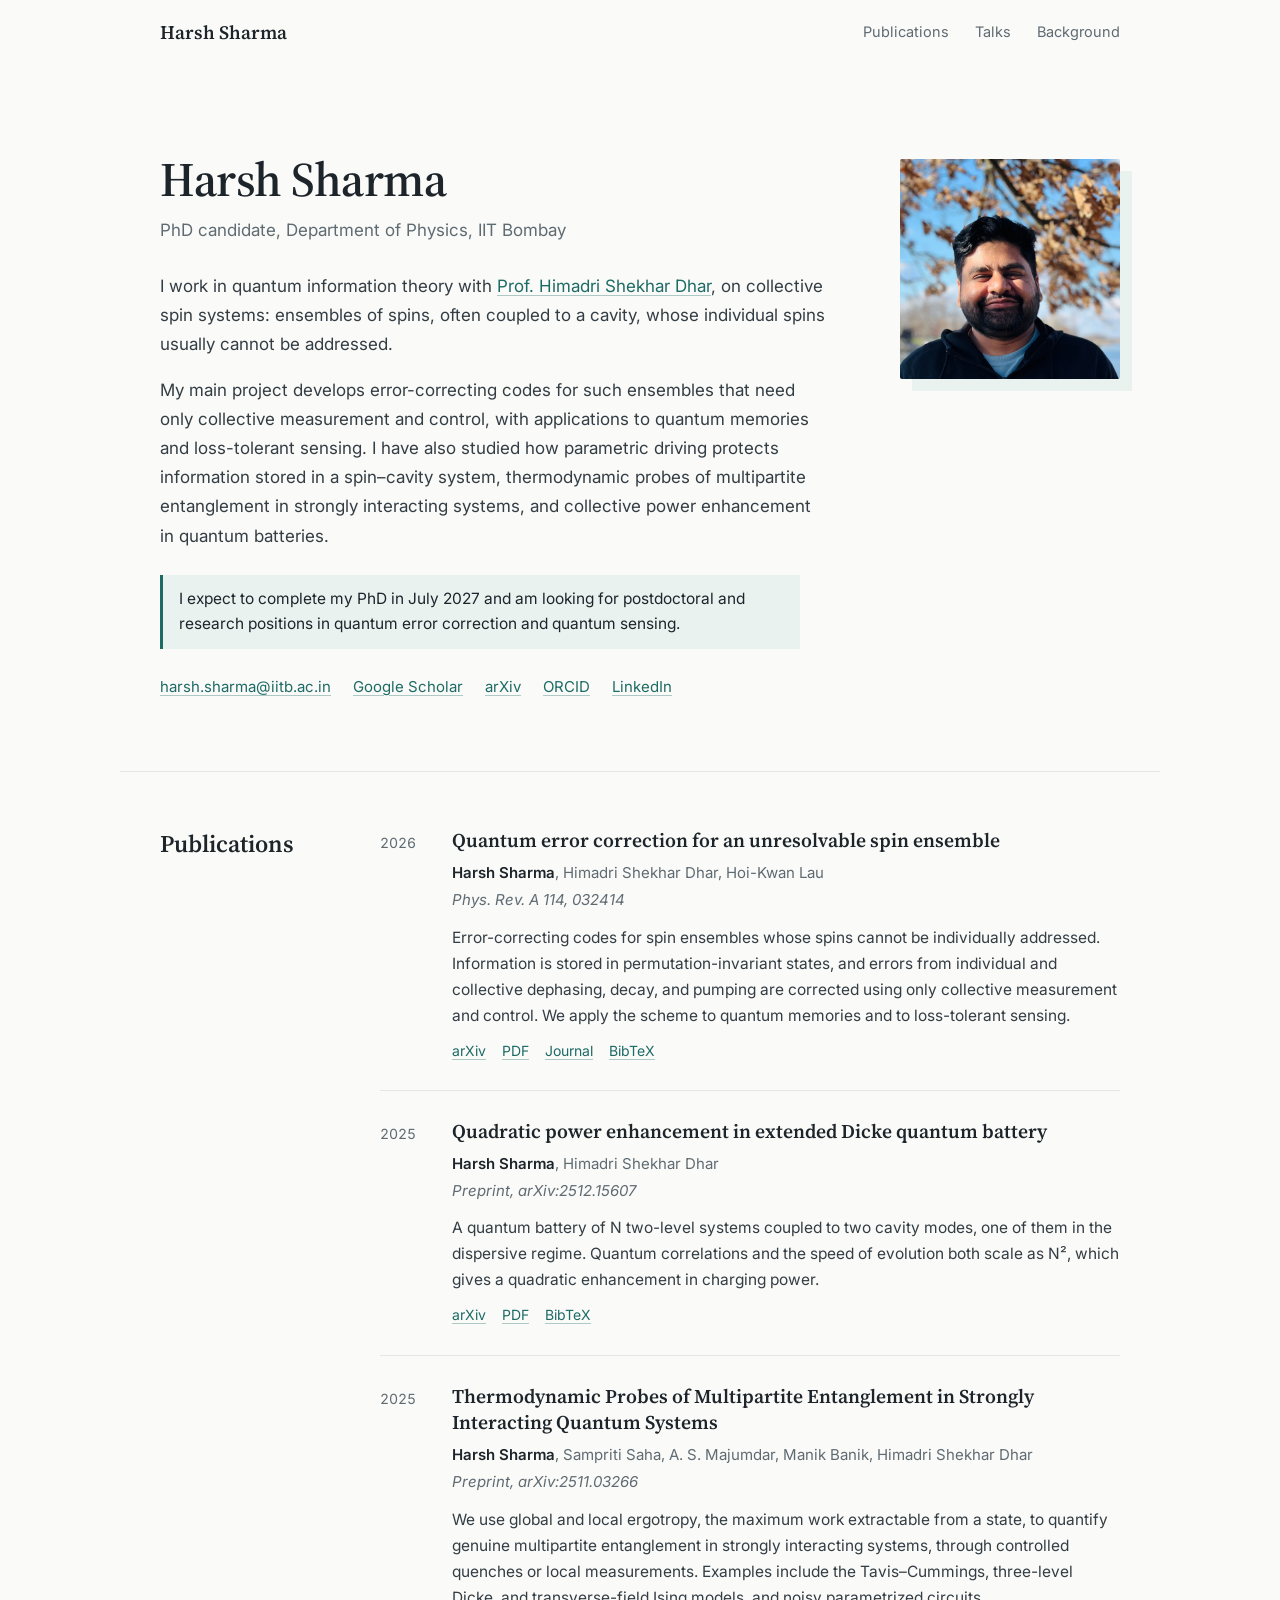
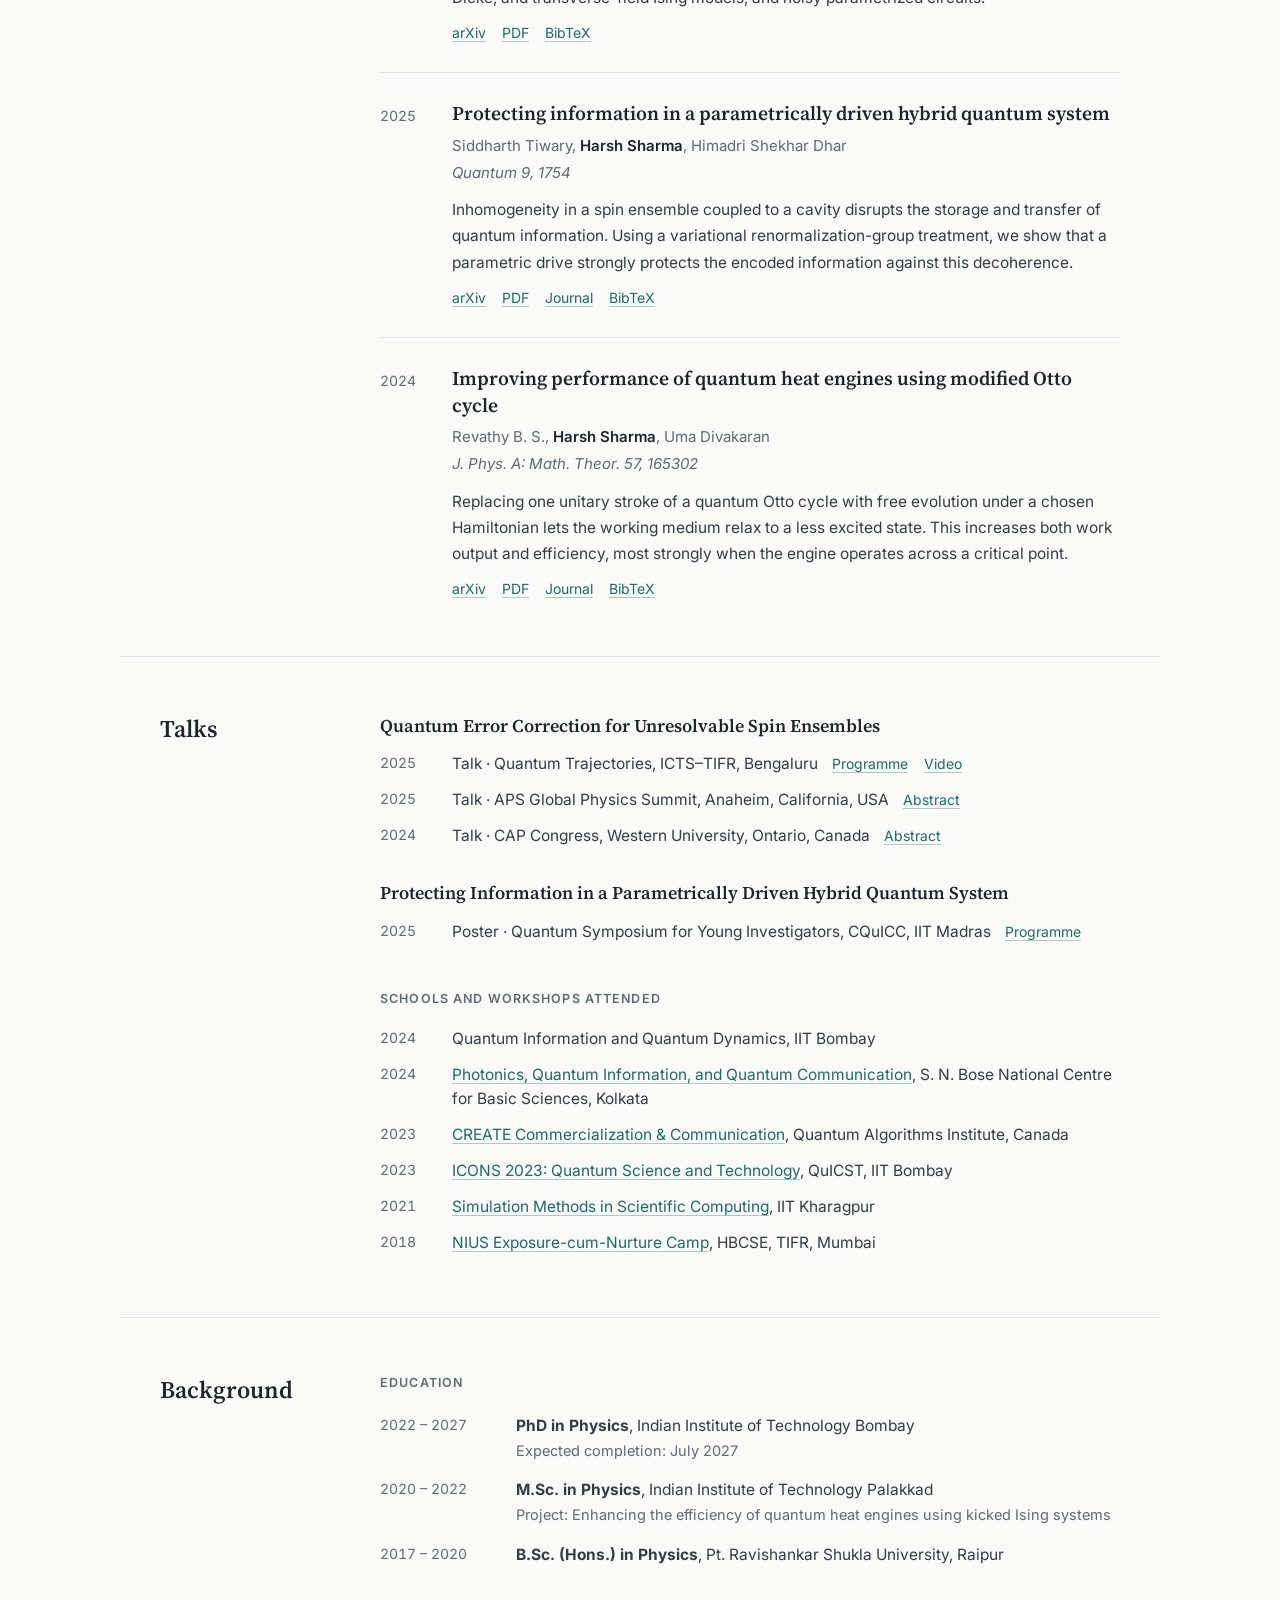
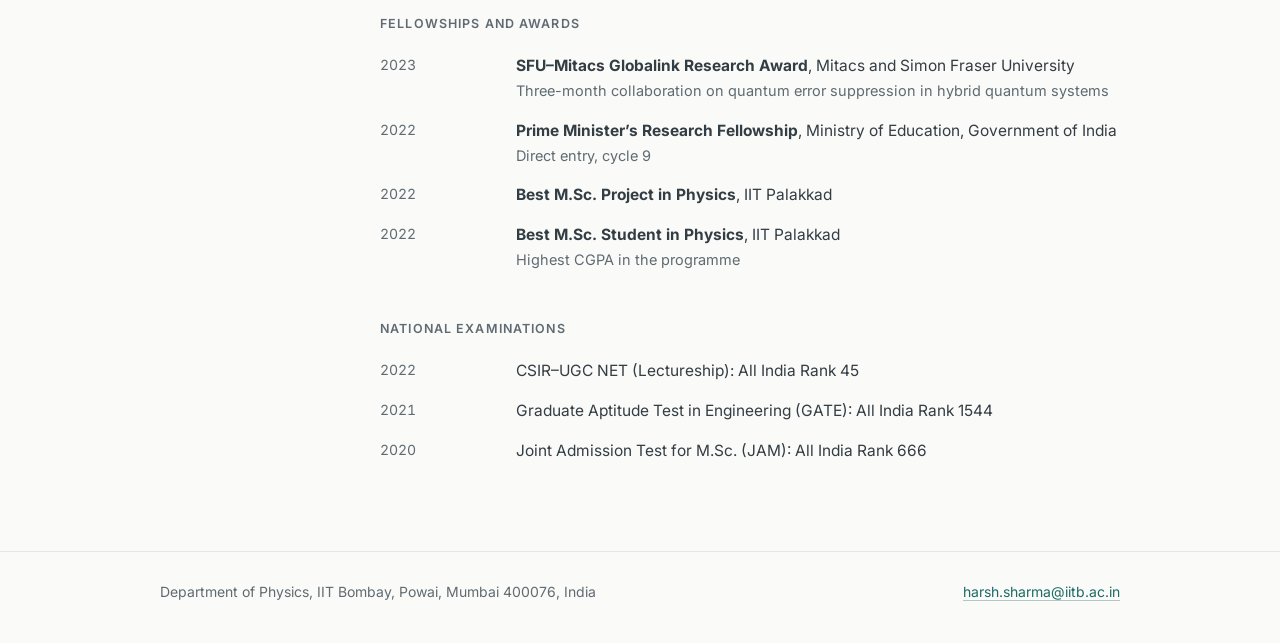
<file: index.html>
<!doctype html>
<html lang="en">
<head>
  <meta charset="utf-8">
  <meta name="viewport" content="width=device-width,initial-scale=1">
  <title>Harsh Sharma · Quantum information theory · IIT Bombay</title>
  <meta name="description" content="Harsh Sharma, PhD candidate in physics at IIT Bombay, working in quantum information theory on quantum error correction and collective spin systems.">
  <link rel="canonical" href="https://harshsharma-q.github.io/portfolio/">
  <meta property="og:type" content="profile">
  <meta property="og:title" content="Harsh Sharma · Quantum information theory">
  <meta property="og:description" content="PhD candidate in physics at IIT Bombay, working on quantum error correction and collective spin systems.">
  <meta property="og:url" content="https://harshsharma-q.github.io/portfolio/">
  <meta property="og:image" content="https://harshsharma-q.github.io/portfolio/assets/og.png">
  <meta name="twitter:card" content="summary_large_image">
  <link rel="icon" href="assets/harsh-sharma.jpg" type="image/jpeg">
  <link rel="preconnect" href="https://fonts.googleapis.com">
  <link rel="preconnect" href="https://fonts.gstatic.com" crossorigin>
  <link rel="stylesheet" href="https://fonts.googleapis.com/css2?family=Inter:wght@400;500;600&family=Source+Serif+4:opsz,wght@8..60,400;8..60,600&display=swap">
  <link rel="stylesheet" href="assets/site.css?v=20261009b">
  <noscript><style>main.is-loading { opacity: 1; }</style></noscript>
</head>
<body>
  <a class="skip-link" href="#main">Skip to content</a>
  <header class="site-header" id="top">
    <div class="wrap header-inner">
      <a class="site-name" href="#top">Harsh Sharma</a>
      <nav aria-label="Sections">
        <a href="#publications">Publications</a>
        <a href="#talks">Talks</a>
        <a href="#background">Background</a>
        <a data-cv-link hidden target="_blank" rel="noreferrer">CV</a>
      </nav>
    </div>
  </header>

  <main id="main" class="is-loading">
    <section class="wrap intro" id="about" aria-labelledby="profile-name">
      <div class="intro-text">
        <h1 id="profile-name">Harsh Sharma</h1>
        <p class="role" id="profile-title">PhD candidate, Department of Physics, IIT Bombay</p>
        <div class="bio" id="profile-bio"></div>
        <p class="availability" id="profile-availability" hidden></p>
        <ul class="profile-links" id="profile-links" aria-label="Contact and profiles"></ul>
      </div>
      <figure class="portrait" id="profile-portrait" hidden><img id="profile-photo" alt="" width="220" height="220"></figure>
    </section>

    <section class="wrap section" id="publications" aria-labelledby="publications-heading">
      <h2 id="publications-heading">Publications</h2>
      <div class="section-body" id="publication-list"></div>
    </section>

    <section class="wrap section" id="talks" aria-labelledby="talks-heading">
      <h2 id="talks-heading">Talks</h2>
      <div class="section-body"><div id="talk-list"></div><div id="attended-list"></div></div>
    </section>

    <section class="wrap section" id="background" aria-labelledby="background-heading">
      <h2 id="background-heading">Background</h2>
      <div class="section-body" id="background-list"></div>
    </section>
  </main>

  <footer class="site-footer" id="contact">
    <div class="wrap footer-inner"><p id="footer-address"></p><p><a id="footer-email"></a></p></div>
  </footer>

  <noscript><p class="wrap noscript">This page needs JavaScript to show its content. Contact: harsh.sharma@iitb.ac.in</p></noscript>
  <script src="assets/content.js?v=20261009b"></script>
  <script src="assets/sheet-config.js?v=20261009b"></script>
  <script src="assets/publications.js?v=20261009b"></script>
  <script src="assets/site.js?v=20261009b"></script>
</body>
</html>
</file>
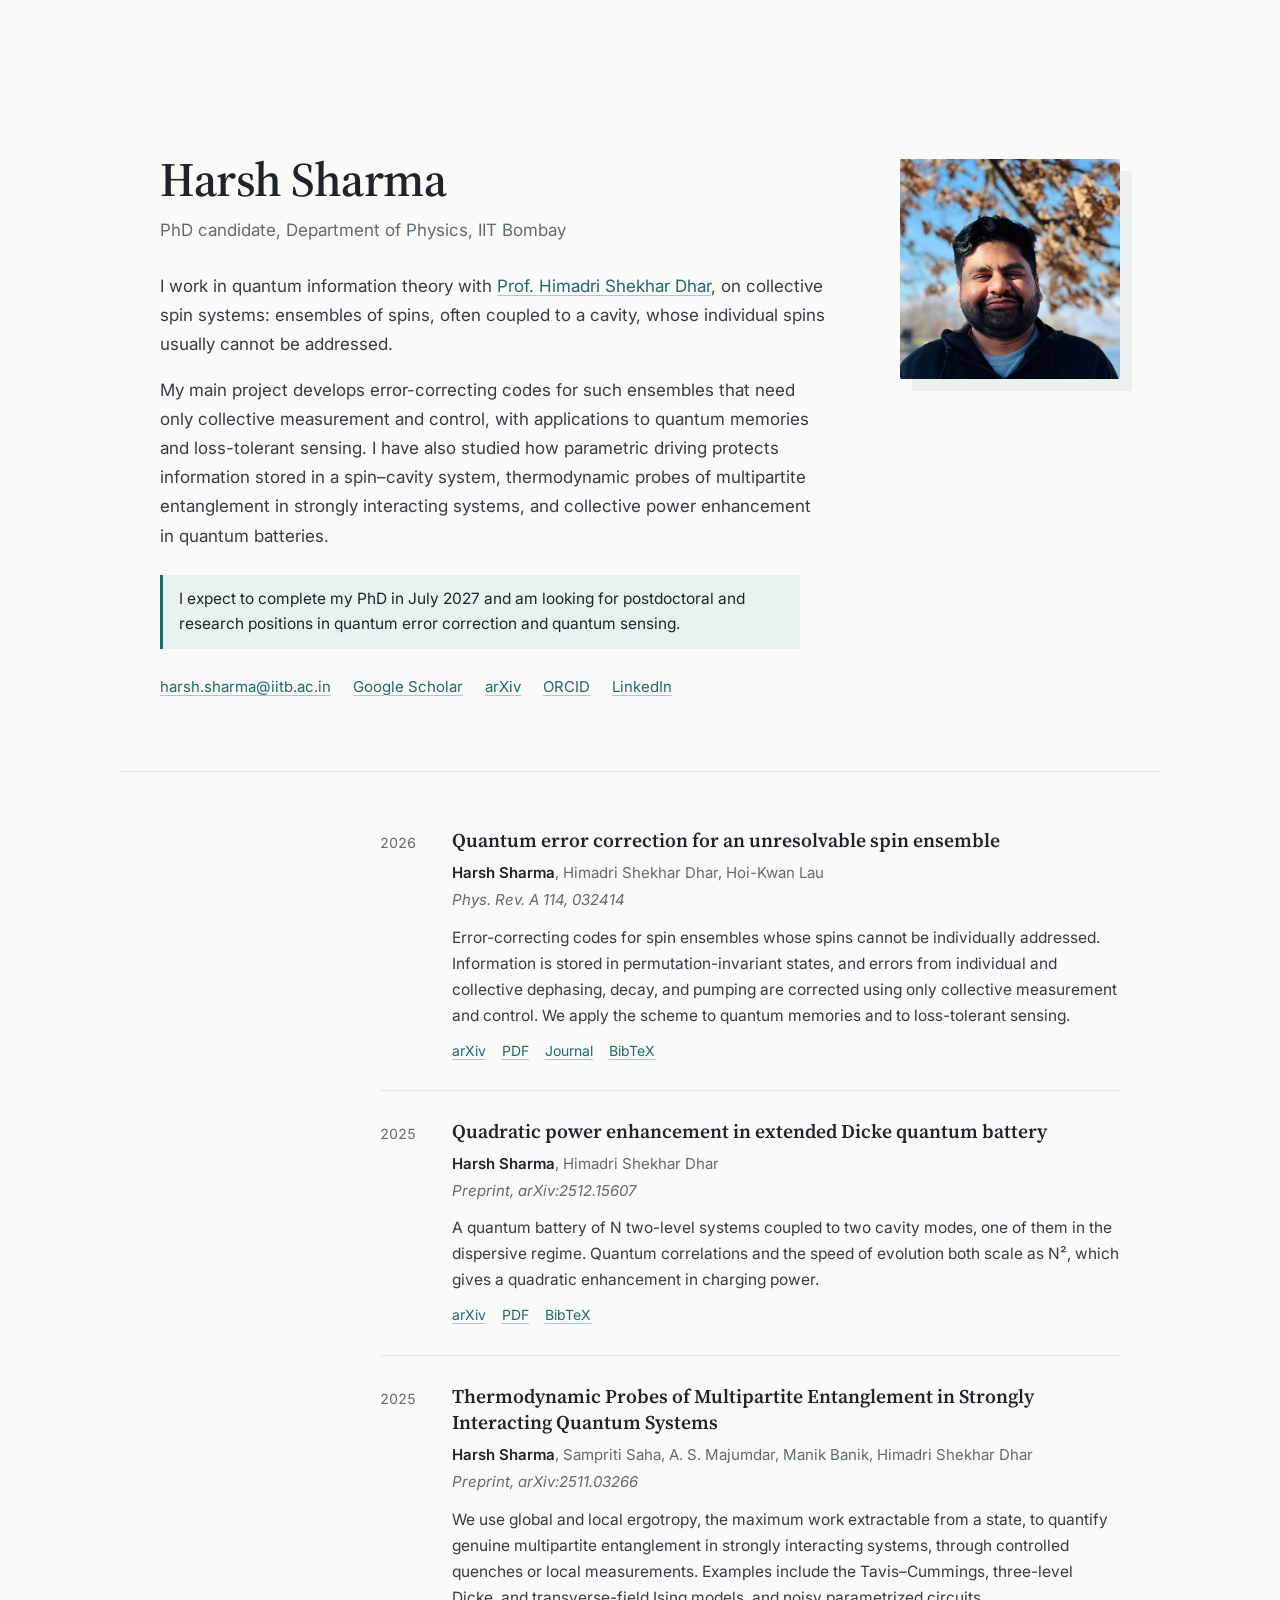
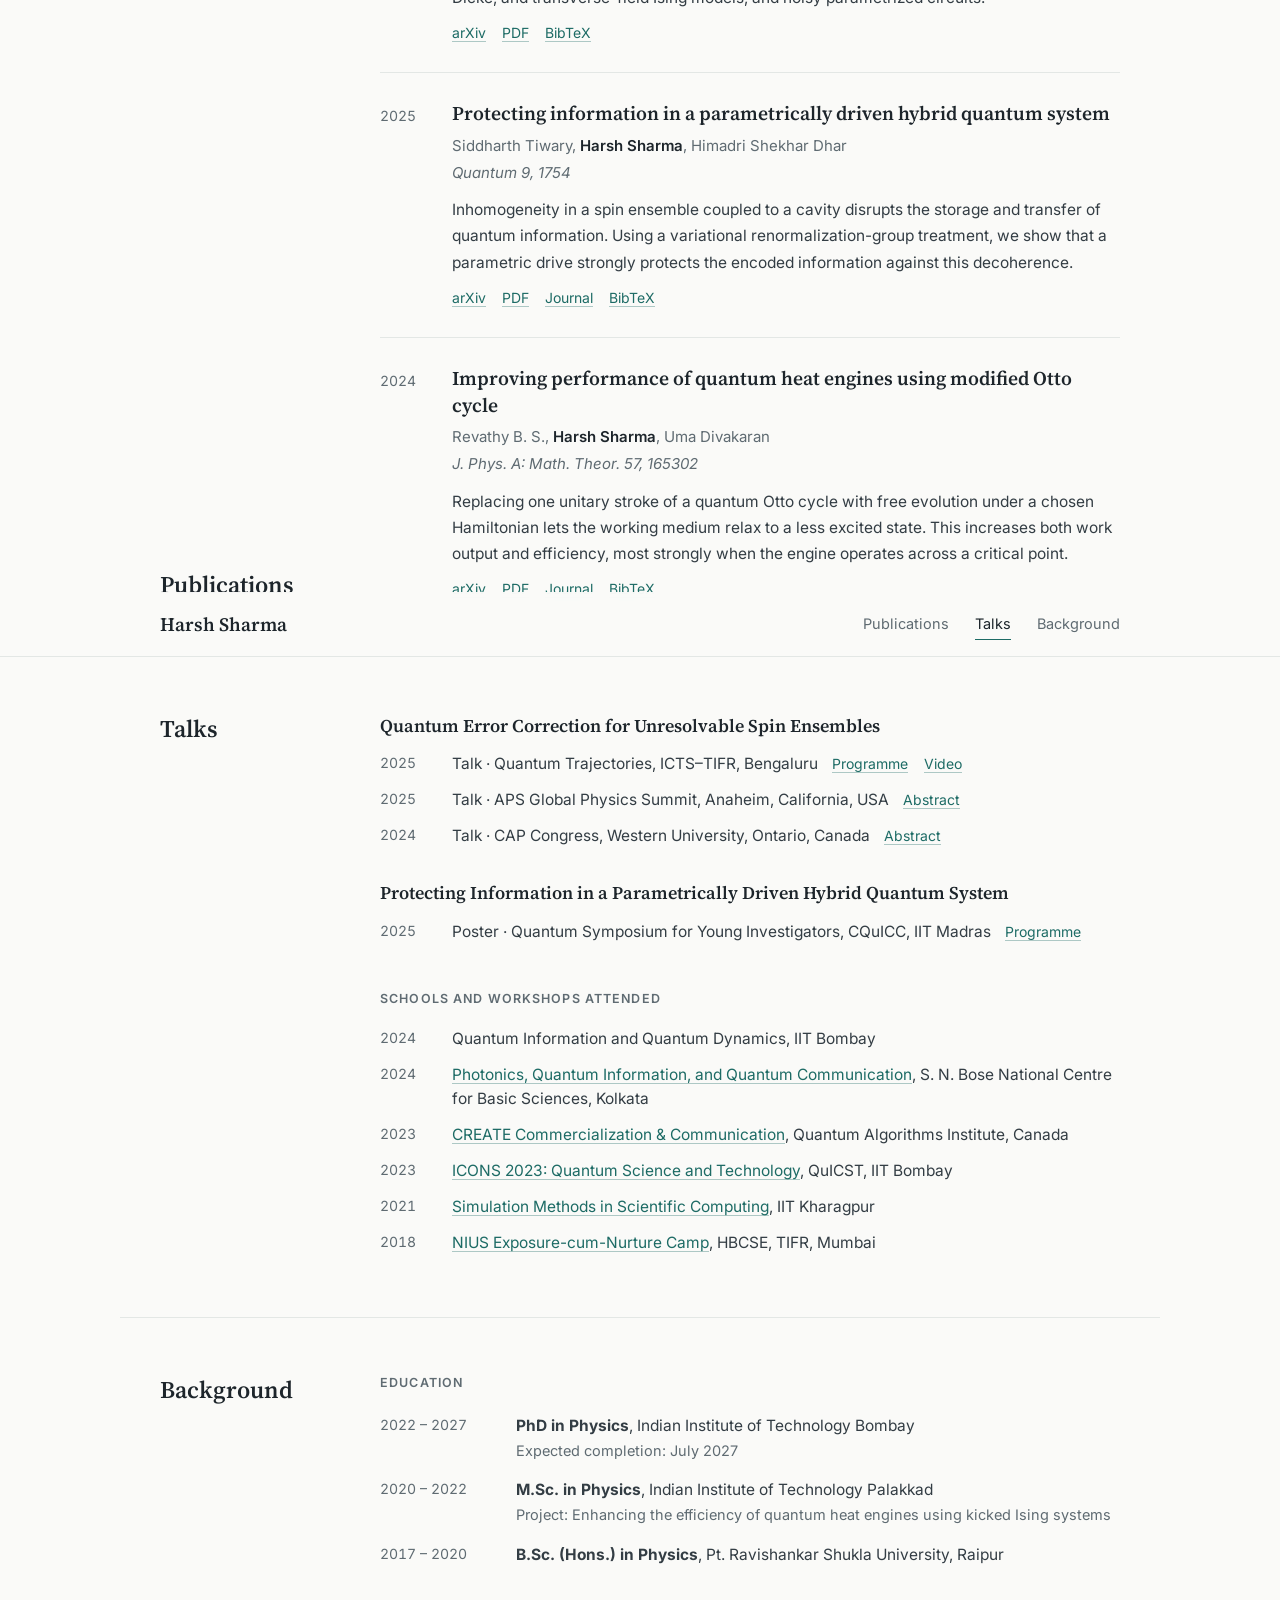
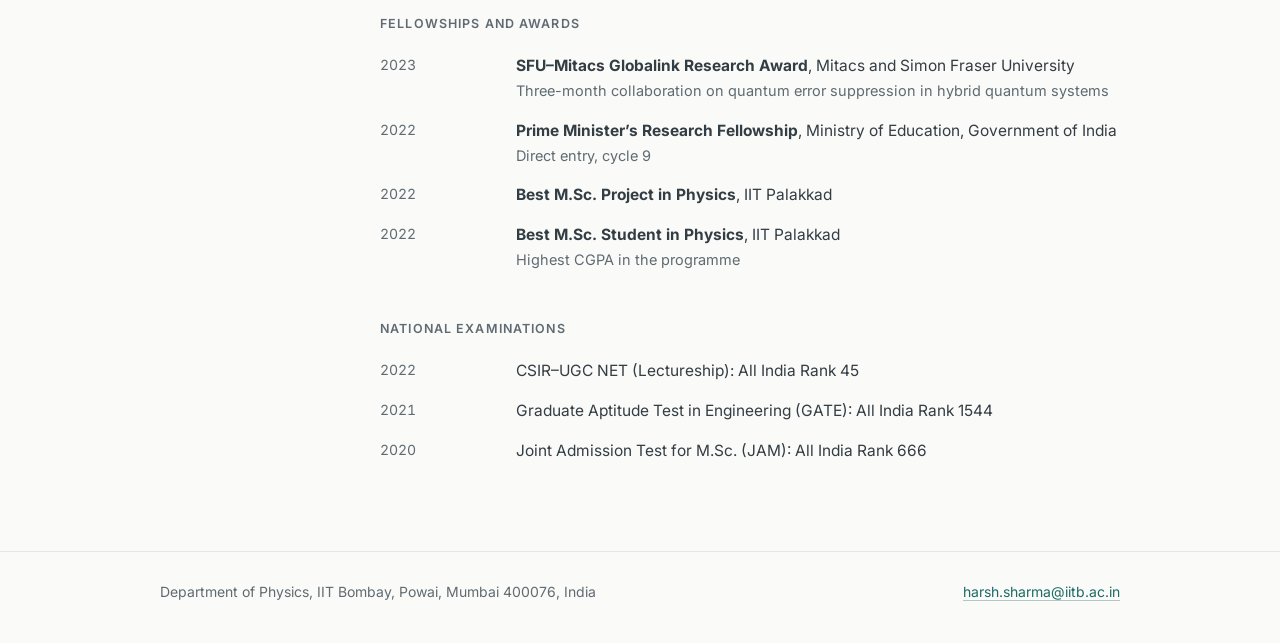
<file: activities.html>
<!doctype html>
<html lang="en"><head><meta charset="utf-8"><title>Harsh Sharma</title><meta name="robots" content="noindex"><link rel="canonical" href="https://harshsharma-q.github.io/portfolio/"><meta http-equiv="refresh" content="0; url=index.html#talks"></head>
<body><p>This page has moved: <a href="index.html#talks">continue to the website</a>.</p></body></html>
</file>
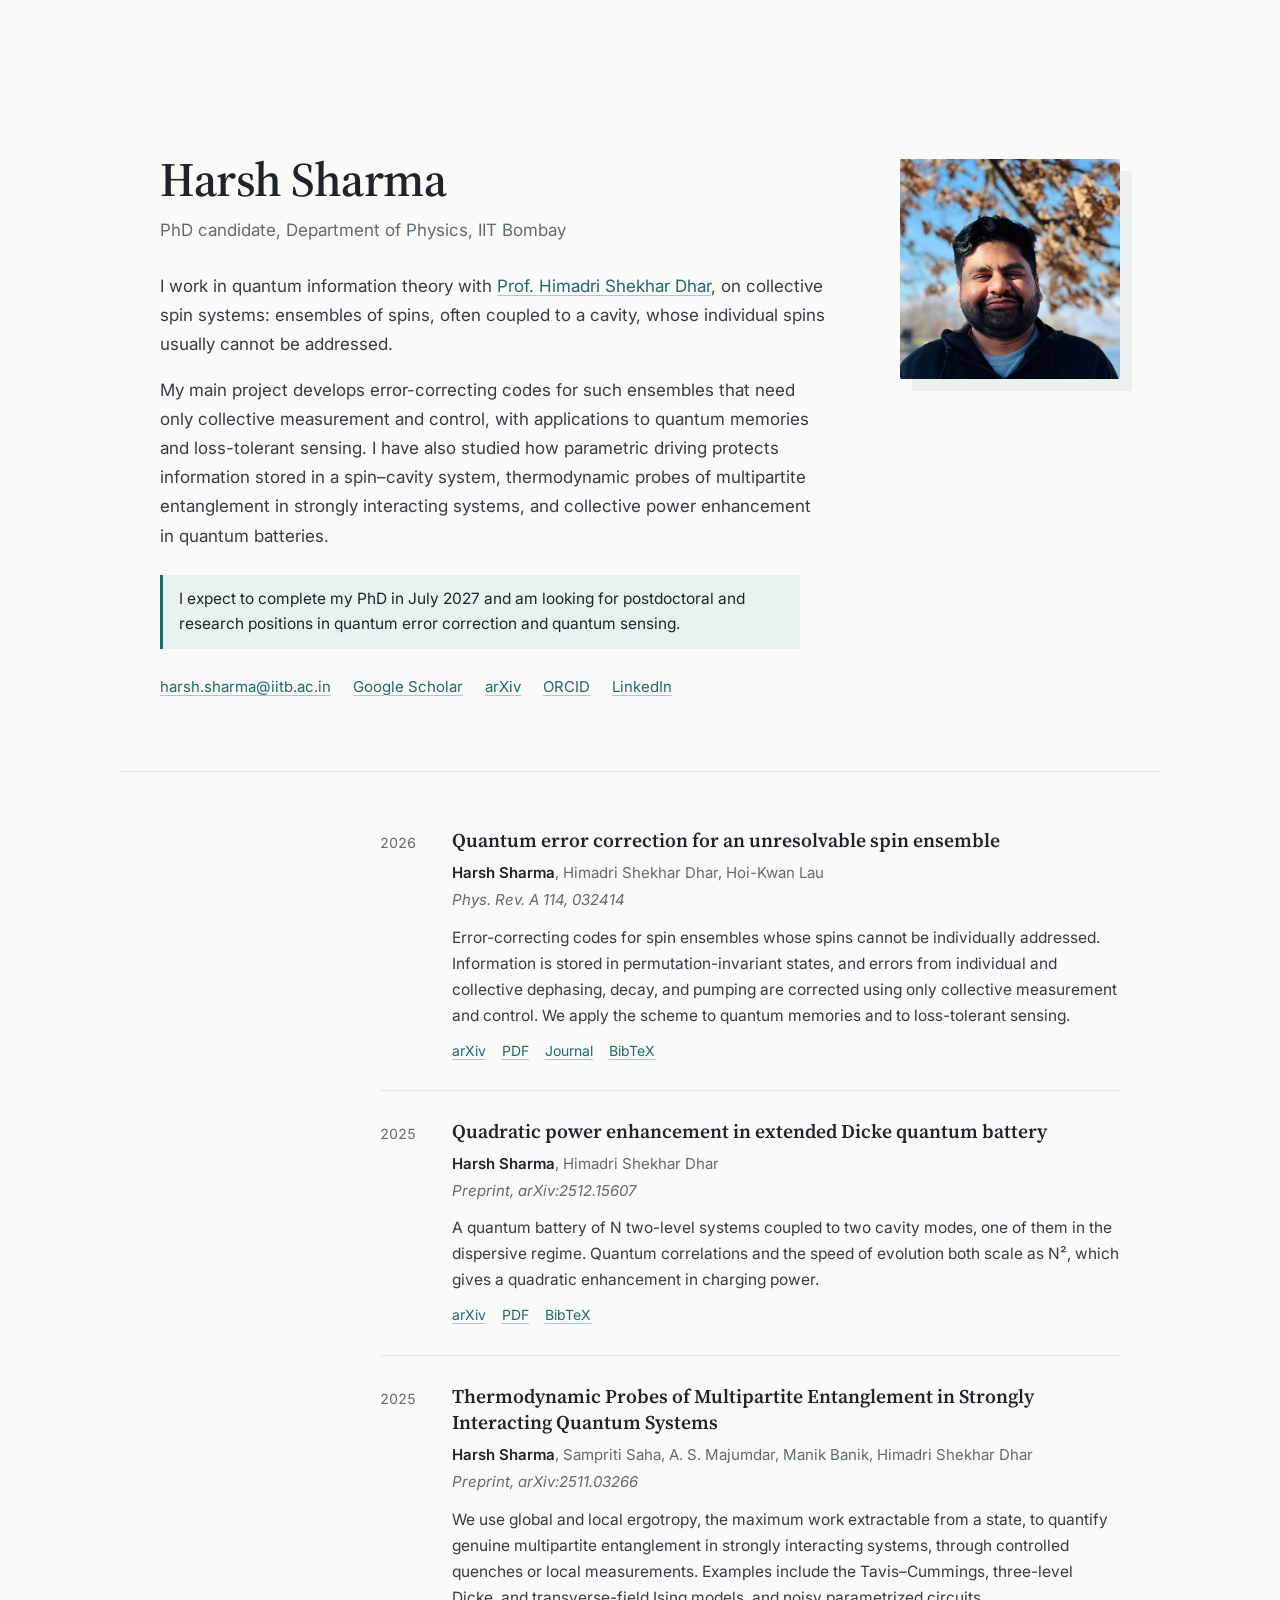
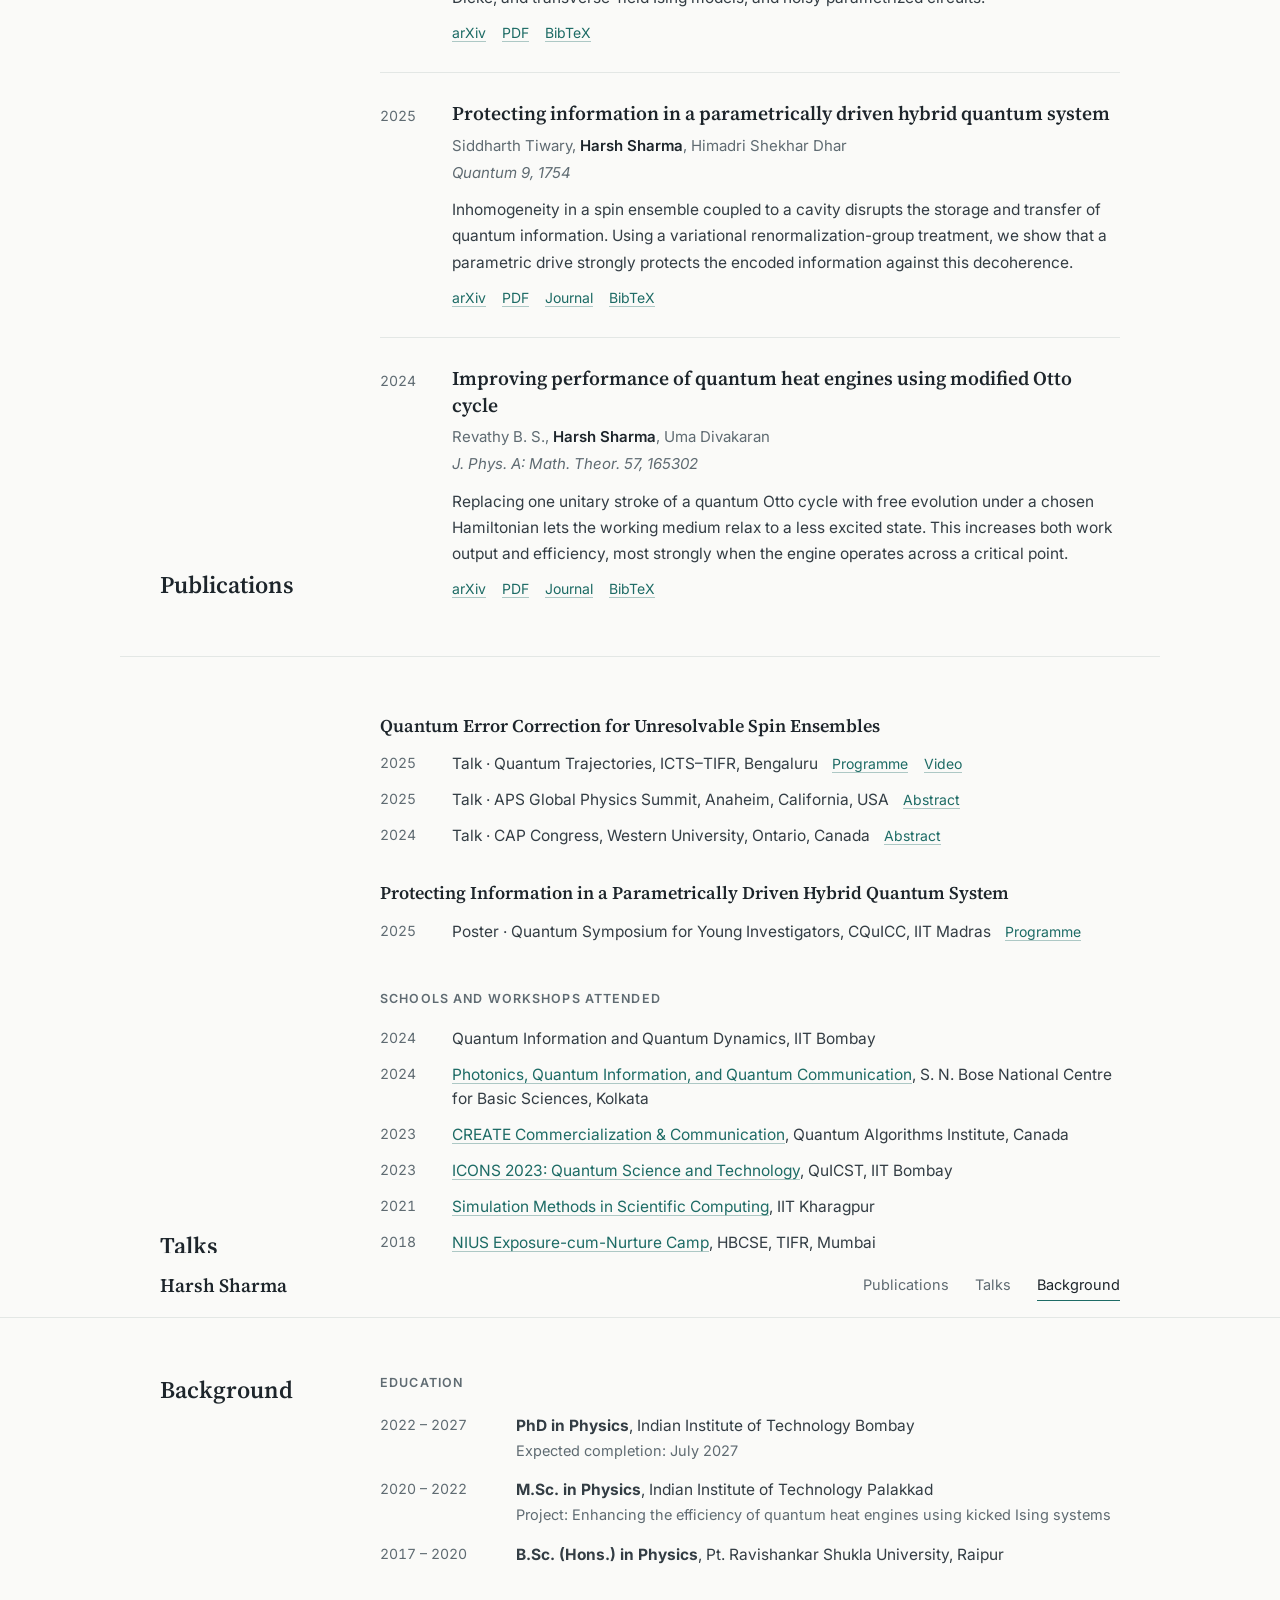
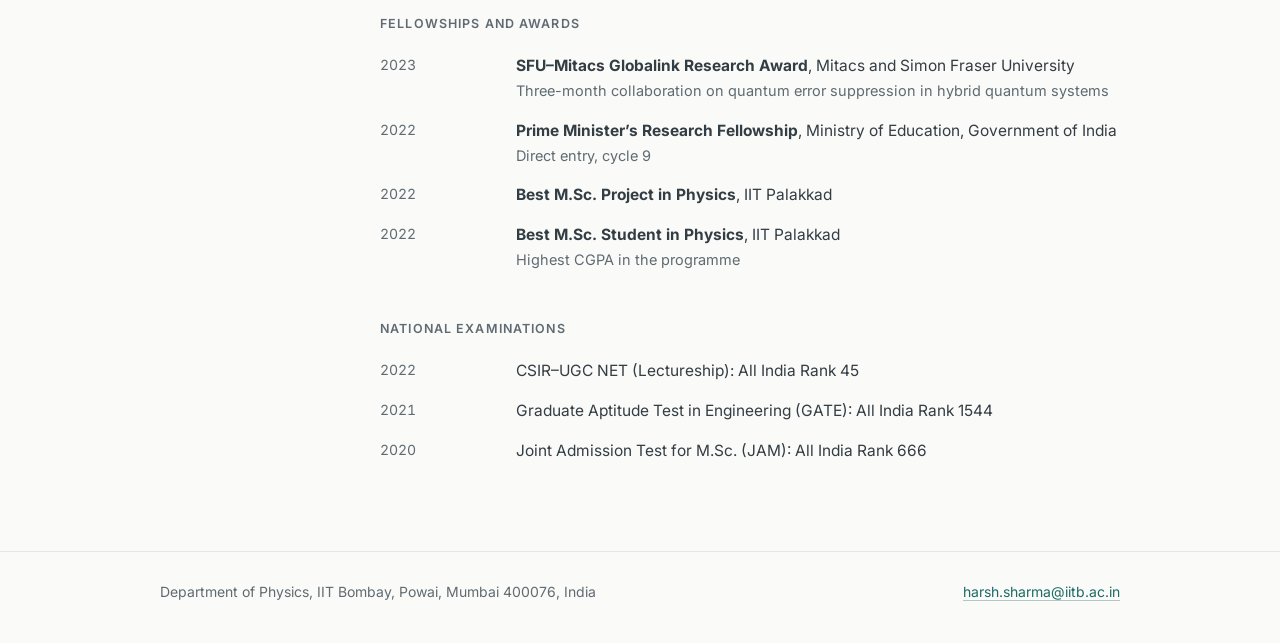
<file: background.html>
<!doctype html>
<html lang="en"><head><meta charset="utf-8"><title>Harsh Sharma</title><meta name="robots" content="noindex"><link rel="canonical" href="https://harshsharma-q.github.io/portfolio/"><meta http-equiv="refresh" content="0; url=index.html#background"></head>
<body><p>This page has moved: <a href="index.html#background">continue to the website</a>.</p></body></html>
</file>
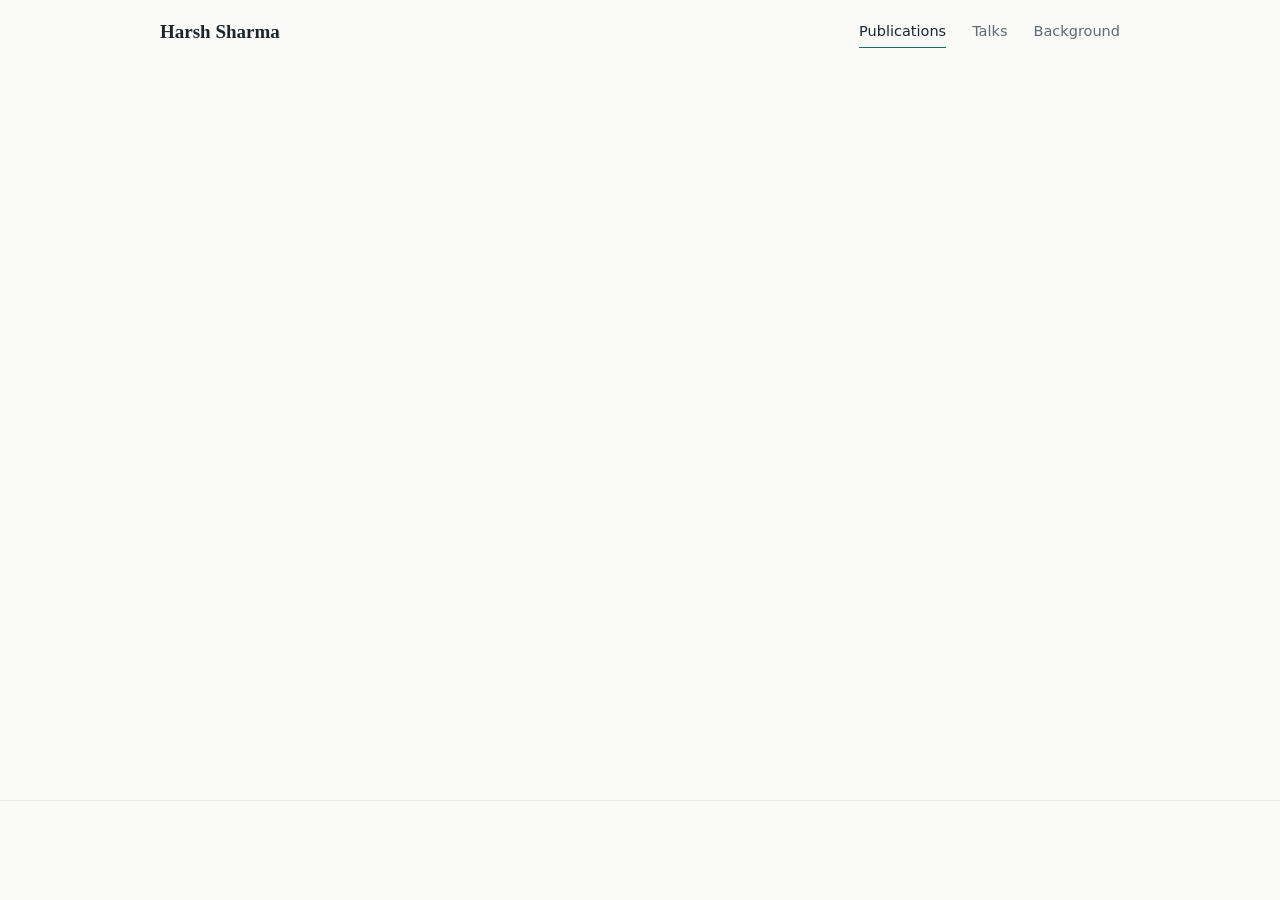
<file: contact.html>
<!doctype html>
<html lang="en"><head><meta charset="utf-8"><title>Harsh Sharma</title><meta name="robots" content="noindex"><link rel="canonical" href="https://harshsharma-q.github.io/portfolio/"><meta http-equiv="refresh" content="0; url=index.html#contact"></head>
<body><p>This page has moved: <a href="index.html#contact">continue to the website</a>.</p></body></html>
</file>
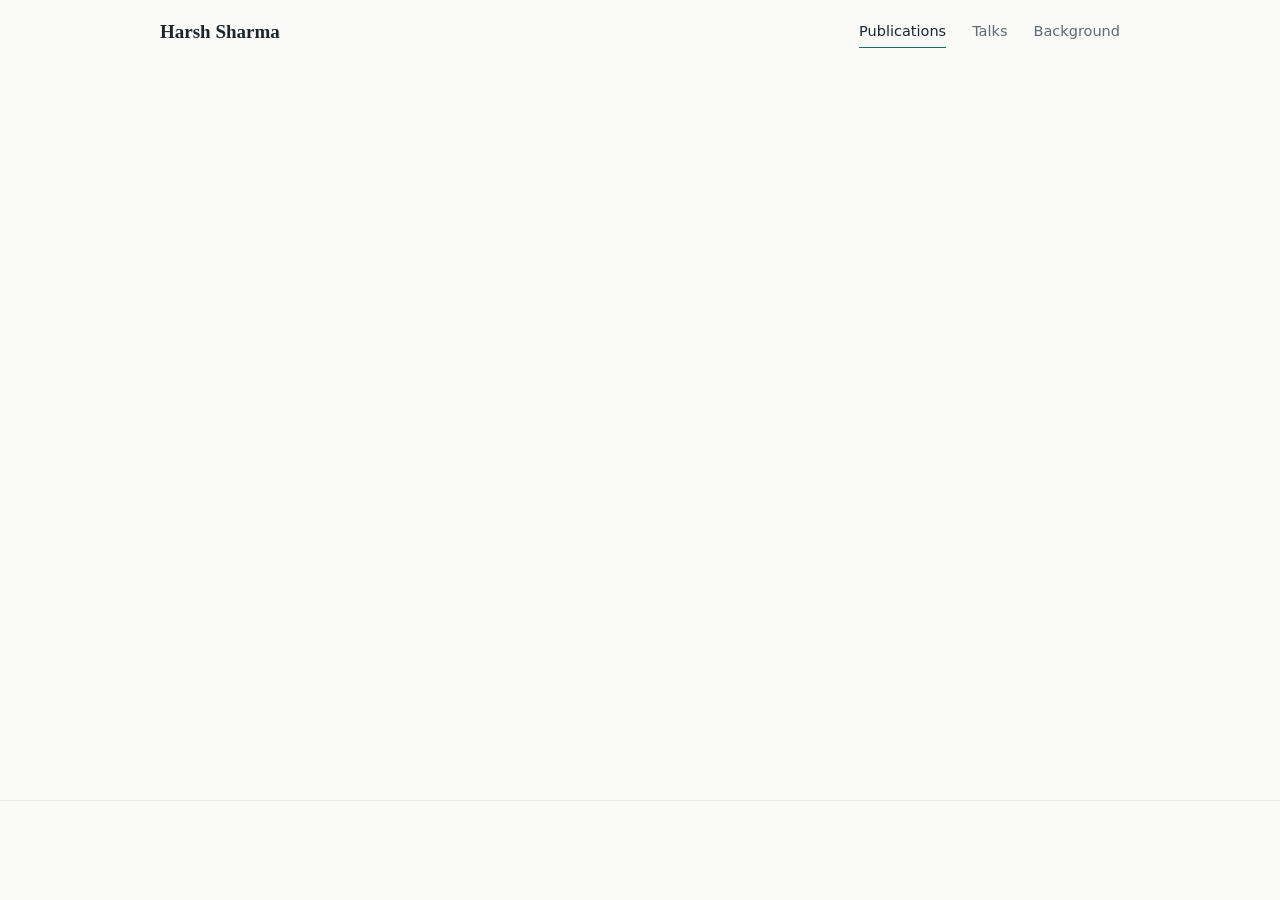
<file: publications.html>
<!doctype html>
<html lang="en"><head><meta charset="utf-8"><title>Harsh Sharma</title><meta name="robots" content="noindex"><link rel="canonical" href="https://harshsharma-q.github.io/portfolio/"><meta http-equiv="refresh" content="0; url=index.html#publications"></head>
<body><p>This page has moved: <a href="index.html#publications">continue to the website</a>.</p></body></html>
</file>
<file: assets/site.css>
:root {
  --bg: #fafaf8;
  --text: #1d252b;
  --body: #333d44;
  --muted: #5f6b72;
  --line: #e3e7e5;
  --accent: #1d6b65;
  --accent-soft: #eaf2f0;
  --serif: "Source Serif 4", Georgia, "Times New Roman", serif;
  --sans: "Inter", system-ui, -apple-system, "Segoe UI", Roboto, sans-serif;
  --max: 1040px;
  --pad: clamp(20px, 4vw, 40px);
}

* { box-sizing: border-box; }
html { scroll-behavior: smooth; -webkit-text-size-adjust: 100%; }
body { margin: 0; background: var(--bg); color: var(--text); font: 16px/1.65 var(--sans); -webkit-font-smoothing: antialiased; }
[hidden] { display: none !important; }
a { color: var(--accent); text-decoration: underline; text-decoration-color: rgba(29, 107, 101, .35); text-decoration-thickness: 1px; text-underline-offset: 3px; }
a:hover { text-decoration-color: currentColor; }
a:focus-visible, button:focus-visible { outline: 2px solid var(--accent); outline-offset: 3px; border-radius: 2px; }
h1, h2, h3 { margin: 0; color: var(--text); }
.wrap { width: 100%; max-width: var(--max); margin: 0 auto; padding-left: var(--pad); padding-right: var(--pad); }
.skip-link { position: absolute; left: -999px; top: 8px; z-index: 30; padding: 8px 12px; background: var(--text); color: #fff; }
.skip-link:focus { left: 8px; }

/* Header */
.site-header { position: sticky; top: 0; z-index: 20; background: rgba(250, 250, 248, .94); border-bottom: 1px solid transparent; backdrop-filter: saturate(1.2) blur(10px); transition: border-color .2s ease; }
.site-header.scrolled { border-bottom-color: var(--line); }
.header-inner { min-height: 64px; display: flex; flex-wrap: wrap; align-items: center; justify-content: space-between; gap: 6px 24px; }
.site-name { color: var(--text); font: 600 19px/1.2 var(--serif); text-decoration: none; }
.site-header nav { display: flex; flex-wrap: wrap; gap: 4px 26px; }
.site-header nav a { padding: 4px 0; border-bottom: 1.5px solid transparent; color: var(--muted); font-size: 14.5px; text-decoration: none; }
.site-header nav a:hover, .site-header nav a[aria-current] { border-bottom-color: var(--accent); color: var(--text); }

/* Intro */
main { transition: opacity .25s ease; }
main.is-loading { opacity: 0; }
.intro { padding-top: clamp(48px, 8vw, 88px); padding-bottom: clamp(48px, 7vw, 72px); display: grid; grid-template-columns: minmax(0, 1fr) 220px; gap: clamp(36px, 6vw, 72px); align-items: start; }
.intro h1 { font: 600 clamp(36px, 5vw, 48px)/1.1 var(--serif); letter-spacing: -.01em; }
.role { margin: 10px 0 28px; color: var(--muted); font-size: 17px; }
.bio p { max-width: 64ch; margin: 0 0 16px; color: var(--body); font-size: 17px; line-height: 1.72; }
.availability { max-width: 64ch; margin: 24px 0 0; padding: 12px 16px; border-left: 3px solid var(--accent); background: var(--accent-soft); color: var(--text); font-size: 15.5px; line-height: 1.6; }
.profile-links { margin: 26px 0 0; padding: 0; display: flex; flex-wrap: wrap; gap: 8px 22px; list-style: none; font-size: 15px; }
.portrait { position: relative; margin: 6px 0 0; }
.portrait::before { position: absolute; inset: 12px -12px -12px 12px; background: var(--accent-soft); content: ""; }
.portrait img { position: relative; display: block; width: 100%; height: auto; aspect-ratio: 1; object-fit: cover; border-radius: 2px; }

/* Sections */
.section { padding-top: 56px; padding-bottom: 56px; display: grid; grid-template-columns: 180px minmax(0, 1fr); gap: 40px; border-top: 1px solid var(--line); scroll-margin-top: 64px; }
.section > h2 { position: sticky; top: 96px; align-self: start; font: 600 24px/1.3 var(--serif); }
.subhead { margin: 40px 0 14px; color: var(--muted); font: 600 12.5px/1.4 var(--sans); letter-spacing: .09em; text-transform: uppercase; }
.section-body > .subhead:first-child { margin-top: 0; }
#attended-list:not(:empty) { margin-top: 40px; }
#attended-list .subhead { margin-top: 0; }
.entry-year { color: var(--muted); font-size: 14px; font-variant-numeric: tabular-nums; }
.entry-links { display: inline-flex; flex-wrap: wrap; gap: 4px 16px; font-size: 14px; }
.entry-links a, .link-button { white-space: nowrap; }
.link-button { padding: 0; border: 0; background: none; color: var(--accent); font: inherit; font-size: 14px; text-decoration: underline; text-decoration-color: rgba(29, 107, 101, .35); text-underline-offset: 3px; cursor: pointer; }
.link-button:hover { text-decoration-color: currentColor; }

/* Publications */
.entry { display: grid; grid-template-columns: 56px minmax(0, 1fr); gap: 16px; }
.pub { padding-bottom: 28px; margin-bottom: 28px; border-bottom: 1px solid var(--line); }
.pub:last-child { margin-bottom: 0; padding-bottom: 0; border-bottom: 0; }
.pub .entry-year { padding-top: 3px; }
.pub h3 { font: 600 19.5px/1.38 var(--serif); }
.pub h3 a { color: var(--text); text-decoration: none; }
.pub h3 a:hover { color: var(--accent); }
.pub-authors { margin: 6px 0 0; color: var(--muted); font-size: 15px; }
.pub-authors strong { color: var(--text); font-weight: 600; }
.pub-venue { margin: 2px 0 0; color: var(--muted); font-size: 15px; font-style: italic; }
.pub-summary { max-width: 70ch; margin: 12px 0 0; color: var(--body); font-size: 15.5px; line-height: 1.68; }
.pub .entry-links { margin: 10px 0 0; display: flex; }

/* Talks */
.talk + .talk { margin-top: 26px; }
.talk h3 { font: 600 18px/1.4 var(--serif); }
.talk ul, .compact { margin: 8px 0 0; padding: 0; list-style: none; }
.talk li, .compact li { padding: 6px 0; display: grid; grid-template-columns: 56px minmax(0, 1fr); gap: 16px; color: var(--body); font-size: 15.5px; line-height: 1.55; }
.talk li .entry-links { margin-left: 10px; }
.compact .entry-year.wide { white-space: nowrap; }
.compact li small { display: block; margin-top: 2px; color: var(--muted); font-size: 14.5px; }
#background .compact li { grid-template-columns: 120px minmax(0, 1fr); padding: 8px 0; }

/* Footer */
.site-footer { margin-top: 24px; border-top: 1px solid var(--line); }
.footer-inner { padding-top: 28px; padding-bottom: 40px; display: flex; flex-wrap: wrap; justify-content: space-between; gap: 8px 32px; color: var(--muted); font-size: 14px; }
.footer-inner p { margin: 0; }
.noscript { padding-top: 24px; color: var(--muted); }

@media (max-width: 860px) {
  .intro { grid-template-columns: 1fr; }
  .portrait { order: -1; width: 150px; }
  .portrait::before { inset: 8px -8px -8px 8px; }
  .section { grid-template-columns: 1fr; gap: 22px; padding-top: 44px; padding-bottom: 44px; }
  .section > h2 { position: static; }
}

@media (max-width: 560px) {
  .site-header { position: static; }
  .header-inner { min-height: 0; padding-top: 14px; padding-bottom: 6px; }
  .site-name { display: none; }
  .intro { padding-top: 28px; }
  .portrait { width: 120px; }
  .bio p { font-size: 16.5px; }
  .entry, .talk li, .compact li { grid-template-columns: 1fr; gap: 2px; }
  #background .compact li { grid-template-columns: 1fr; }
  .talk li .entry-links { margin-left: 0; display: flex; margin-top: 2px; }
}

@media (prefers-reduced-motion: reduce) {
  html { scroll-behavior: auto; }
  main, .site-header { transition: none; }
}

@media print {
  .site-header, .skip-link, .entry-links, .link-button { display: none !important; }
  main.is-loading { opacity: 1; }
  .section { break-inside: avoid-page; }
  a { color: inherit; text-decoration: none; }
}
</file>
